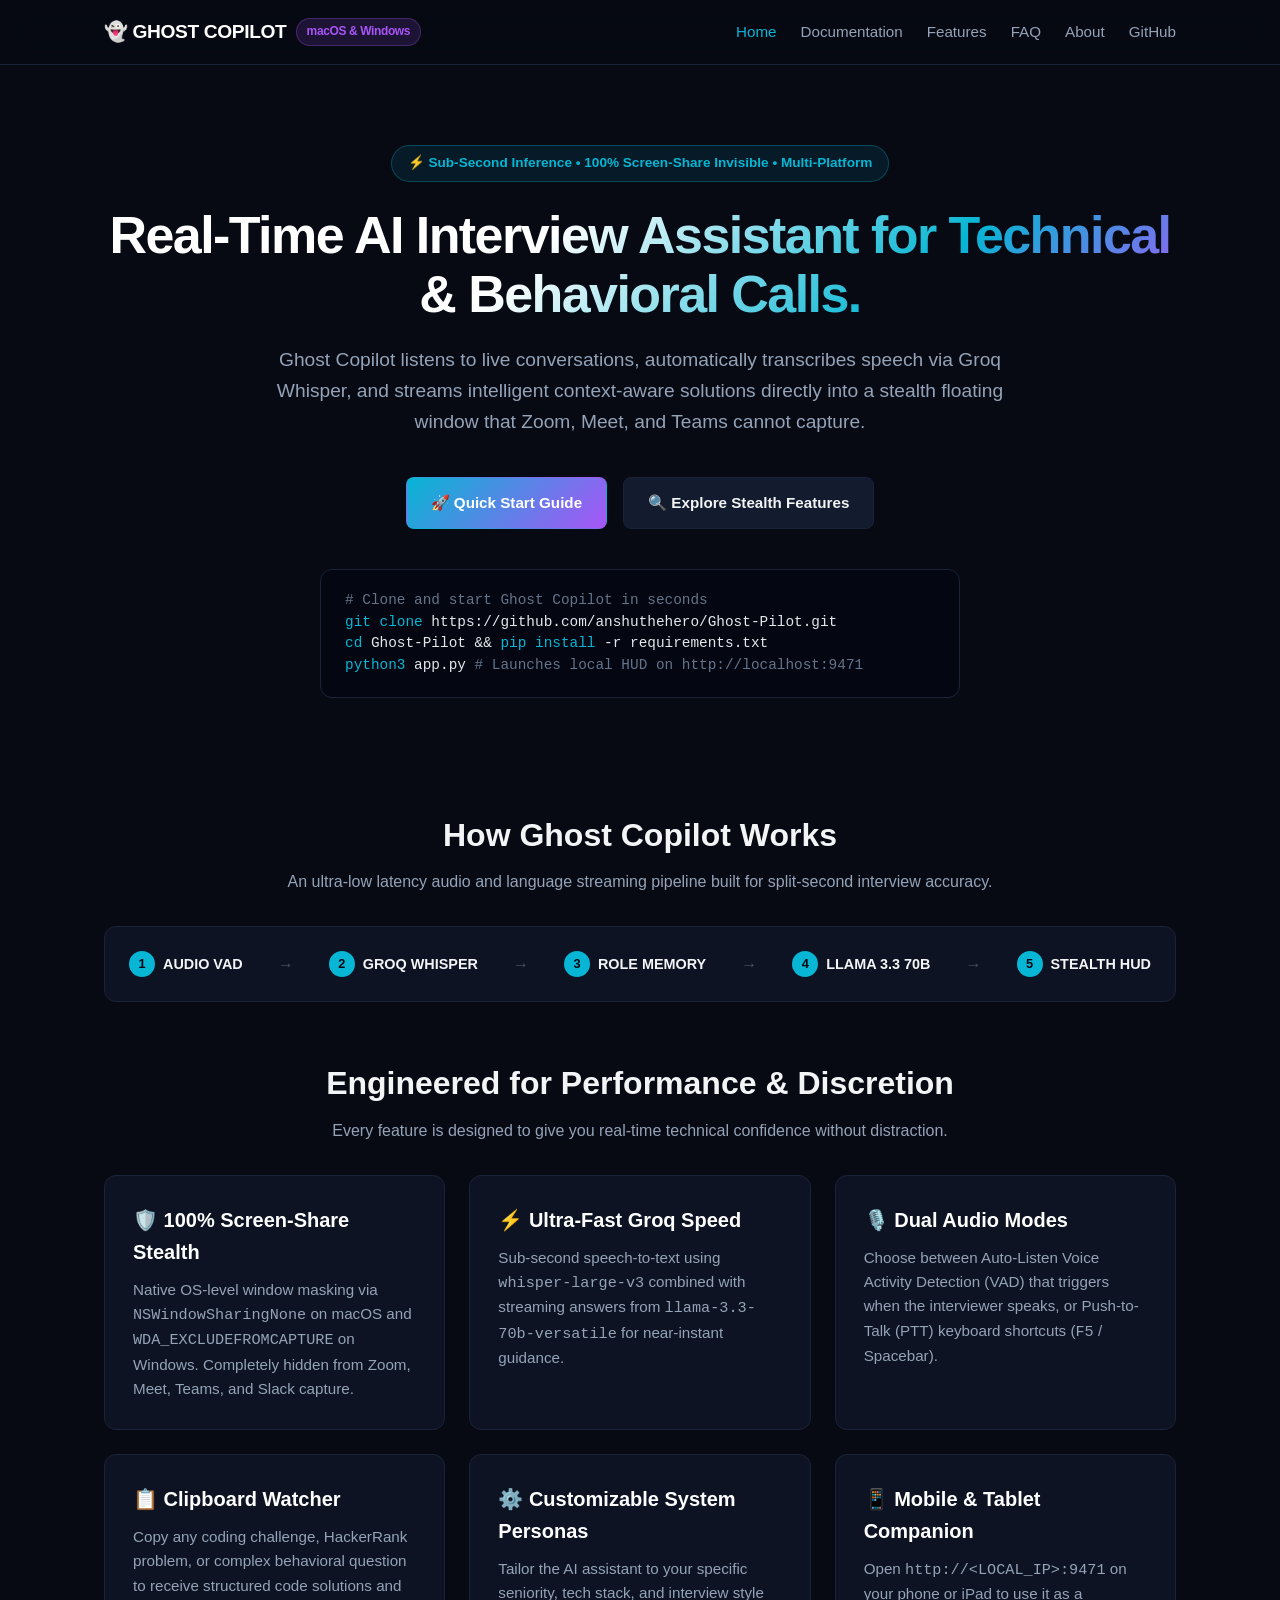
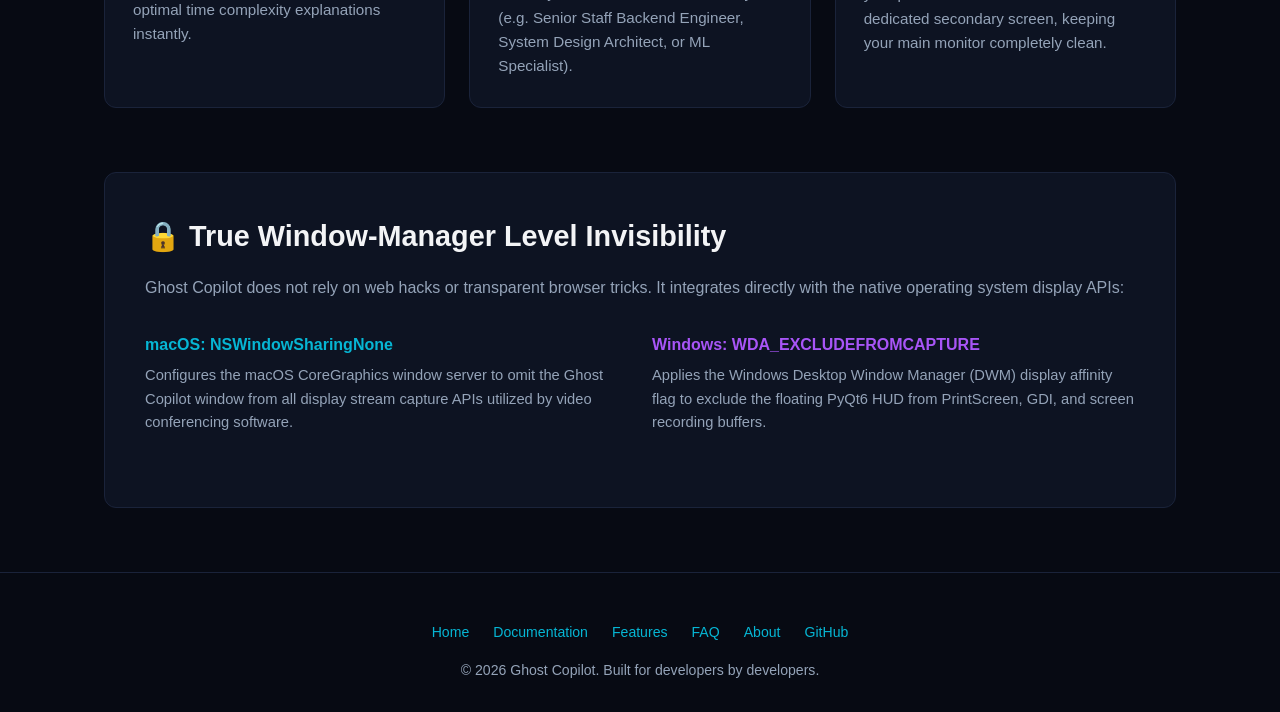
<file: docs/index.html>
<!DOCTYPE html>
<html lang="en">
<head>
  <meta charset="UTF-8" />
  <meta name="viewport" content="width=device-width, initial-scale=1.0" />
  <title>Ghost Copilot — Real-Time AI Interview Assistant (macOS & Windows)</title>
  
  <meta name="title" content="Ghost Copilot — Real-Time AI Interview Assistant (macOS & Windows)" />
  <meta name="description" content="Ultra-low latency AI interview copilot. Transcribes live conversations via Groq Whisper, generates instant streaming answers, and floats an invisible HUD hidden from Zoom, Google Meet, and Teams screen sharing." />
  <meta name="keywords" content="AI interview assistant, ghost copilot, interview copilot, real-time speech to text, groq whisper, screen share invisible, stealth AI assistant, leetcode copilot, coding interview assistant" />
  <meta name="robots" content="index, follow, max-snippet:-1, max-image-preview:large" />
  <meta name="theme-color" content="#070a13" />
  <link rel="canonical" href="https://anshuthehero.github.io/Ghost-Pilot/" />

  <!-- Open Graph / Facebook -->
  <meta property="og:type" content="website" />
  <meta property="og:url" content="https://anshuthehero.github.io/Ghost-Pilot/" />
  <meta property="og:title" content="Ghost Copilot — Real-Time AI Interview Assistant (macOS & Windows)" />
  <meta property="og:description" content="Real-time speech transcription, context-aware streaming interview answers, and stealth screen-share protection." />
  <meta property="og:image" content="https://anshuthehero.github.io/Ghost-Pilot/assets/social-preview.png" />

  <!-- Twitter / X -->
  <meta property="twitter:card" content="summary_large_image" />
  <meta property="twitter:url" content="https://anshuthehero.github.io/Ghost-Pilot/" />
  <meta property="twitter:title" content="Ghost Copilot — Real-Time AI Interview Assistant" />
  <meta property="twitter:description" content="Sub-second speech-to-text, streaming interview answers, and 100% screen-share invisible floating HUD." />

  <!-- Schema.org SoftwareApplication Structured Data -->
  <script type="application/ld+json">
  {
    "@context": "https://schema.org",
    "@type": "SoftwareApplication",
    "name": "Ghost Copilot",
    "headline": "Real-Time AI Interview Assistant for macOS and Windows",
    "applicationCategory": "ProductivityApplication",
    "operatingSystem": "macOS, Windows, Linux",
    "description": "Ultra-low latency AI copilot designed to transcribe live interview audio via Groq Whisper and stream intelligent contextual responses in an invisible floating window.",
    "offers": {
      "@type": "Offer",
      "price": "0",
      "priceCurrency": "USD"
    }
  }
  </script>

  <link rel="stylesheet" href="style.css" />
</head>
<body>

  <!-- Navigation -->
  <nav class="navbar">
    <div class="container nav-inner">
      <a href="index.html" class="brand">
        <span>👻 GHOST COPILOT</span>
        <span class="brand-badge">macOS & Windows</span>
      </a>
      <ul class="nav-links">
        <li><a href="index.html" class="active">Home</a></li>
        <li><a href="docs.html">Documentation</a></li>
        <li><a href="features.html">Features</a></li>
        <li><a href="faq.html">FAQ</a></li>
        <li><a href="about.html">About</a></li>
        <li><a href="https://github.com/anshuthehero/Ghost-Pilot" target="_blank">GitHub</a></li>
      </ul>
    </div>
  </nav>

  <!-- Hero Section -->
  <header class="hero">
    <div class="container">
      <div class="badge">⚡ Sub-Second Inference • 100% Screen-Share Invisible • Multi-Platform</div>
      <h1>Real-Time AI Interview Assistant for Technical & Behavioral Calls.</h1>
      <p class="lead">
        Ghost Copilot listens to live conversations, automatically transcribes speech via Groq Whisper, and streams intelligent context-aware solutions directly into a stealth floating window that Zoom, Meet, and Teams cannot capture.
      </p>
      <div class="hero-cta">
        <a href="docs.html#quickstart" class="btn btn-primary">🚀 Quick Start Guide</a>
        <a href="features.html" class="btn btn-secondary">🔍 Explore Stealth Features</a>
      </div>

      <!-- Quick Run Command -->
      <div class="terminal" style="max-width: 640px; margin: 0 auto; text-align: left;">
        <pre><span class="dim"># Clone and start Ghost Copilot in seconds</span>
<span class="cmd">git clone</span> https://github.com/anshuthehero/Ghost-Pilot.git
<span class="cmd">cd</span> Ghost-Pilot && <span class="cmd">pip install</span> -r requirements.txt
<span class="cmd">python3</span> app.py <span class="dim"># Launches local HUD on http://localhost:9471</span></pre>
      </div>
    </div>
  </header>

  <main class="container">
    <!-- Five Stage Pipeline -->
    <section style="margin: 3.5rem 0;">
      <h2 style="text-align: center; font-size: 2rem; margin-bottom: 0.5rem;">How Ghost Copilot Works</h2>
      <p style="text-align: center; color: var(--text-muted); margin-bottom: 2rem;">
        An ultra-low latency audio and language streaming pipeline built for split-second interview accuracy.
      </p>
      
      <div class="workflow-steps">
        <div class="step"><span class="step-num">1</span> <span>AUDIO VAD</span></div>
        <span class="step-arrow">→</span>
        <div class="step"><span class="step-num">2</span> <span>GROQ WHISPER</span></div>
        <span class="step-arrow">→</span>
        <div class="step"><span class="step-num">3</span> <span>ROLE MEMORY</span></div>
        <span class="step-arrow">→</span>
        <div class="step"><span class="step-num">4</span> <span>LLAMA 3.3 70B</span></div>
        <span class="step-arrow">→</span>
        <div class="step"><span class="step-num">5</span> <span>STEALTH HUD</span></div>
      </div>
    </section>

    <!-- Core Features Grid -->
    <section style="margin: 3.5rem 0;">
      <h2 style="text-align: center; font-size: 2rem; margin-bottom: 0.5rem;">Engineered for Performance & Discretion</h2>
      <p style="text-align: center; color: var(--text-muted); margin-bottom: 2rem;">
        Every feature is designed to give you real-time technical confidence without distraction.
      </p>

      <div class="grid-3">
        <div class="card">
          <h3>🛡️ 100% Screen-Share Stealth</h3>
          <p>Native OS-level window masking via <code>NSWindowSharingNone</code> on macOS and <code>WDA_EXCLUDEFROMCAPTURE</code> on Windows. Completely hidden from Zoom, Meet, Teams, and Slack capture.</p>
        </div>
        <div class="card">
          <h3>⚡ Ultra-Fast Groq Speed</h3>
          <p>Sub-second speech-to-text using <code>whisper-large-v3</code> combined with streaming answers from <code>llama-3.3-70b-versatile</code> for near-instant guidance.</p>
        </div>
        <div class="card">
          <h3>🎙️ Dual Audio Modes</h3>
          <p>Choose between Auto-Listen Voice Activity Detection (VAD) that triggers when the interviewer speaks, or Push-to-Talk (PTT) keyboard shortcuts (<code>F5</code> / Spacebar).</p>
        </div>
        <div class="card">
          <h3>📋 Clipboard Watcher</h3>
          <p>Copy any coding challenge, HackerRank problem, or complex behavioral question to receive structured code solutions and optimal time complexity explanations instantly.</p>
        </div>
        <div class="card">
          <h3>⚙️ Customizable System Personas</h3>
          <p>Tailor the AI assistant to your specific seniority, tech stack, and interview style (e.g. Senior Staff Backend Engineer, System Design Architect, or ML Specialist).</p>
        </div>
        <div class="card">
          <h3>📱 Mobile & Tablet Companion</h3>
          <p>Open <code>http://&lt;LOCAL_IP&gt;:9471</code> on your phone or iPad to use it as a dedicated secondary screen, keeping your main monitor completely clean.</p>
        </div>
      </div>
    </section>

    <!-- Stealth Window Explanation Section -->
    <section style="margin: 4rem 0; padding: 2.5rem; background: var(--card-bg); border: 1px solid var(--card-border); border-radius: var(--radius);">
      <h2 style="font-size: 1.8rem; margin-bottom: 1rem;">🔒 True Window-Manager Level Invisibility</h2>
      <p style="color: var(--text-muted); margin-bottom: 1.5rem;">
        Ghost Copilot does not rely on web hacks or transparent browser tricks. It integrates directly with the native operating system display APIs:
      </p>
      <div class="grid-2">
        <div>
          <h4 style="color: var(--accent); margin-bottom: 0.4rem;">macOS: NSWindowSharingNone</h4>
          <p style="font-size: 0.92rem; color: var(--text-muted);">Configures the macOS CoreGraphics window server to omit the Ghost Copilot window from all display stream capture APIs utilized by video conferencing software.</p>
        </div>
        <div>
          <h4 style="color: var(--purple); margin-bottom: 0.4rem;">Windows: WDA_EXCLUDEFROMCAPTURE</h4>
          <p style="font-size: 0.92rem; color: var(--text-muted);">Applies the Windows Desktop Window Manager (DWM) display affinity flag to exclude the floating PyQt6 HUD from PrintScreen, GDI, and screen recording buffers.</p>
        </div>
      </div>
    </section>
  </main>

  <!-- Footer -->
  <footer>
    <div class="container">
      <div class="footer-links">
        <a href="index.html">Home</a>
        <a href="docs.html">Documentation</a>
        <a href="features.html">Features</a>
        <a href="faq.html">FAQ</a>
        <a href="about.html">About</a>
        <a href="https://github.com/anshuthehero/Ghost-Pilot" target="_blank">GitHub</a>
      </div>
      <p>&copy; 2026 Ghost Copilot. Built for developers by developers.</p>
    </div>
  </footer>

</body>
</html>
</file>
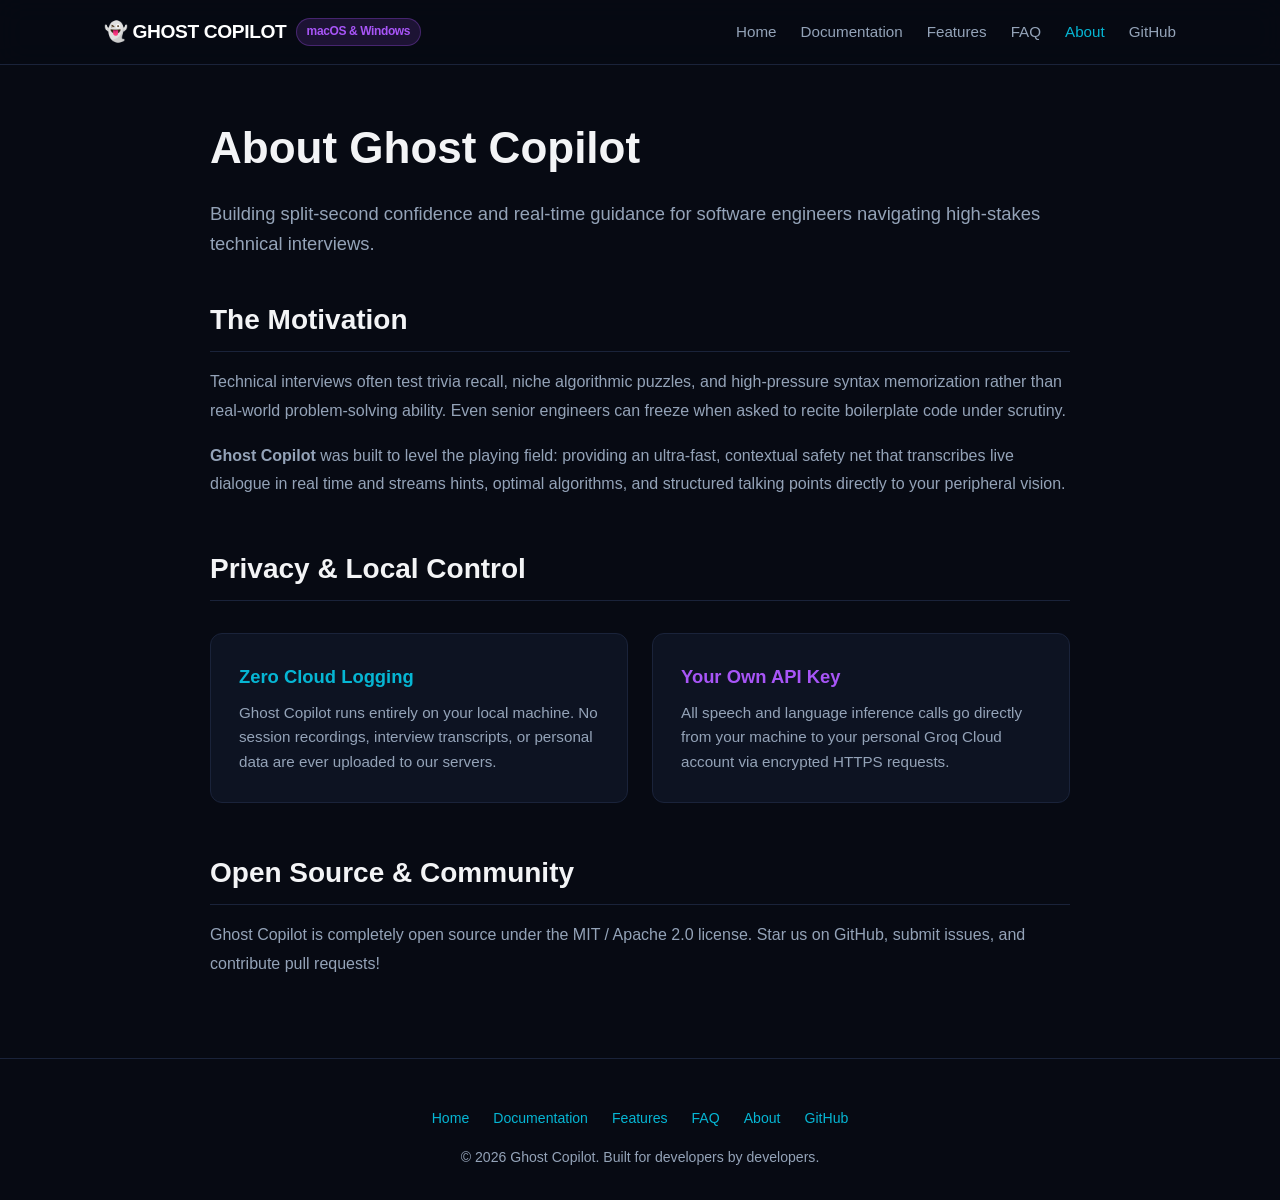
<file: docs/about.html>
<!DOCTYPE html>
<html lang="en">
<head>
  <meta charset="UTF-8" />
  <meta name="viewport" content="width=device-width, initial-scale=1.0" />
  <title>About — Ghost Copilot</title>
  
  <meta name="title" content="About — Ghost Copilot" />
  <meta name="description" content="Learn about the mission, engineering philosophy, and privacy-first architecture behind Ghost Copilot." />
  <meta name="keywords" content="about ghost copilot, AI interview assistant mission, open source interview copilot" />
  <meta name="robots" content="index, follow" />
  <meta name="theme-color" content="#070a13" />
  <link rel="canonical" href="https://anshuthehero.github.io/Ghost-Pilot/about.html" />

  <meta property="og:type" content="article" />
  <meta property="og:url" content="https://anshuthehero.github.io/Ghost-Pilot/about.html" />
  <meta property="og:title" content="About — Ghost Copilot" />
  <meta property="og:description" content="Why we built an invisible, real-time AI copilot for modern technical interviews." />

  <link rel="stylesheet" href="style.css" />
</head>
<body>

  <!-- Navigation -->
  <nav class="navbar">
    <div class="container nav-inner">
      <a href="index.html" class="brand">
        <span>👻 GHOST COPILOT</span>
        <span class="brand-badge">macOS & Windows</span>
      </a>
      <ul class="nav-links">
        <li><a href="index.html">Home</a></li>
        <li><a href="docs.html">Documentation</a></li>
        <li><a href="features.html">Features</a></li>
        <li><a href="faq.html">FAQ</a></li>
        <li><a href="about.html" class="active">About</a></li>
        <li><a href="https://github.com/anshuthehero/Ghost-Pilot" target="_blank">GitHub</a></li>
      </ul>
    </div>
  </nav>

  <main class="container" style="margin-top: 3rem; margin-bottom: 5rem;">
    <div style="max-width: 860px; margin: 0 auto;">
      <h1 style="font-size: 2.75rem; margin-bottom: 1rem;">About Ghost Copilot</h1>
      <p style="font-size: 1.15rem; color: var(--text-muted); margin-bottom: 2.5rem;">
        Building split-second confidence and real-time guidance for software engineers navigating high-stakes technical interviews.
      </p>

      <section style="margin-bottom: 3rem;">
        <h2 style="font-size: 1.75rem; border-bottom: 1px solid var(--card-border); padding-bottom: 0.5rem; margin-bottom: 1rem;">The Motivation</h2>
        <p style="color: var(--text-muted); line-height: 1.8; margin-bottom: 1rem;">
          Technical interviews often test trivia recall, niche algorithmic puzzles, and high-pressure syntax memorization rather than real-world problem-solving ability. Even senior engineers can freeze when asked to recite boilerplate code under scrutiny.
        </p>
        <p style="color: var(--text-muted); line-height: 1.8;">
          <strong>Ghost Copilot</strong> was built to level the playing field: providing an ultra-fast, contextual safety net that transcribes live dialogue in real time and streams hints, optimal algorithms, and structured talking points directly to your peripheral vision.
        </p>
      </section>

      <section style="margin-bottom: 3rem;">
        <h2 style="font-size: 1.75rem; border-bottom: 1px solid var(--card-border); padding-bottom: 0.5rem; margin-bottom: 1rem;">Privacy & Local Control</h2>
        <div class="grid-2">
          <div class="card">
            <h3 style="color: var(--accent); font-size: 1.15rem;">Zero Cloud Logging</h3>
            <p>Ghost Copilot runs entirely on your local machine. No session recordings, interview transcripts, or personal data are ever uploaded to our servers.</p>
          </div>
          <div class="card">
            <h3 style="color: var(--purple); font-size: 1.15rem;">Your Own API Key</h3>
            <p>All speech and language inference calls go directly from your machine to your personal Groq Cloud account via encrypted HTTPS requests.</p>
          </div>
        </div>
      </section>

      <section>
        <h2 style="font-size: 1.75rem; border-bottom: 1px solid var(--card-border); padding-bottom: 0.5rem; margin-bottom: 1rem;">Open Source & Community</h2>
        <p style="color: var(--text-muted); line-height: 1.8;">
          Ghost Copilot is completely open source under the MIT / Apache 2.0 license. Star us on GitHub, submit issues, and contribute pull requests!
        </p>
      </section>
    </div>
  </main>

  <!-- Footer -->
  <footer>
    <div class="container">
      <div class="footer-links">
        <a href="index.html">Home</a>
        <a href="docs.html">Documentation</a>
        <a href="features.html">Features</a>
        <a href="faq.html">FAQ</a>
        <a href="about.html">About</a>
        <a href="https://github.com/anshuthehero/Ghost-Pilot" target="_blank">GitHub</a>
      </div>
      <p>&copy; 2026 Ghost Copilot. Built for developers by developers.</p>
    </div>
  </footer>

</body>
</html>
</file>
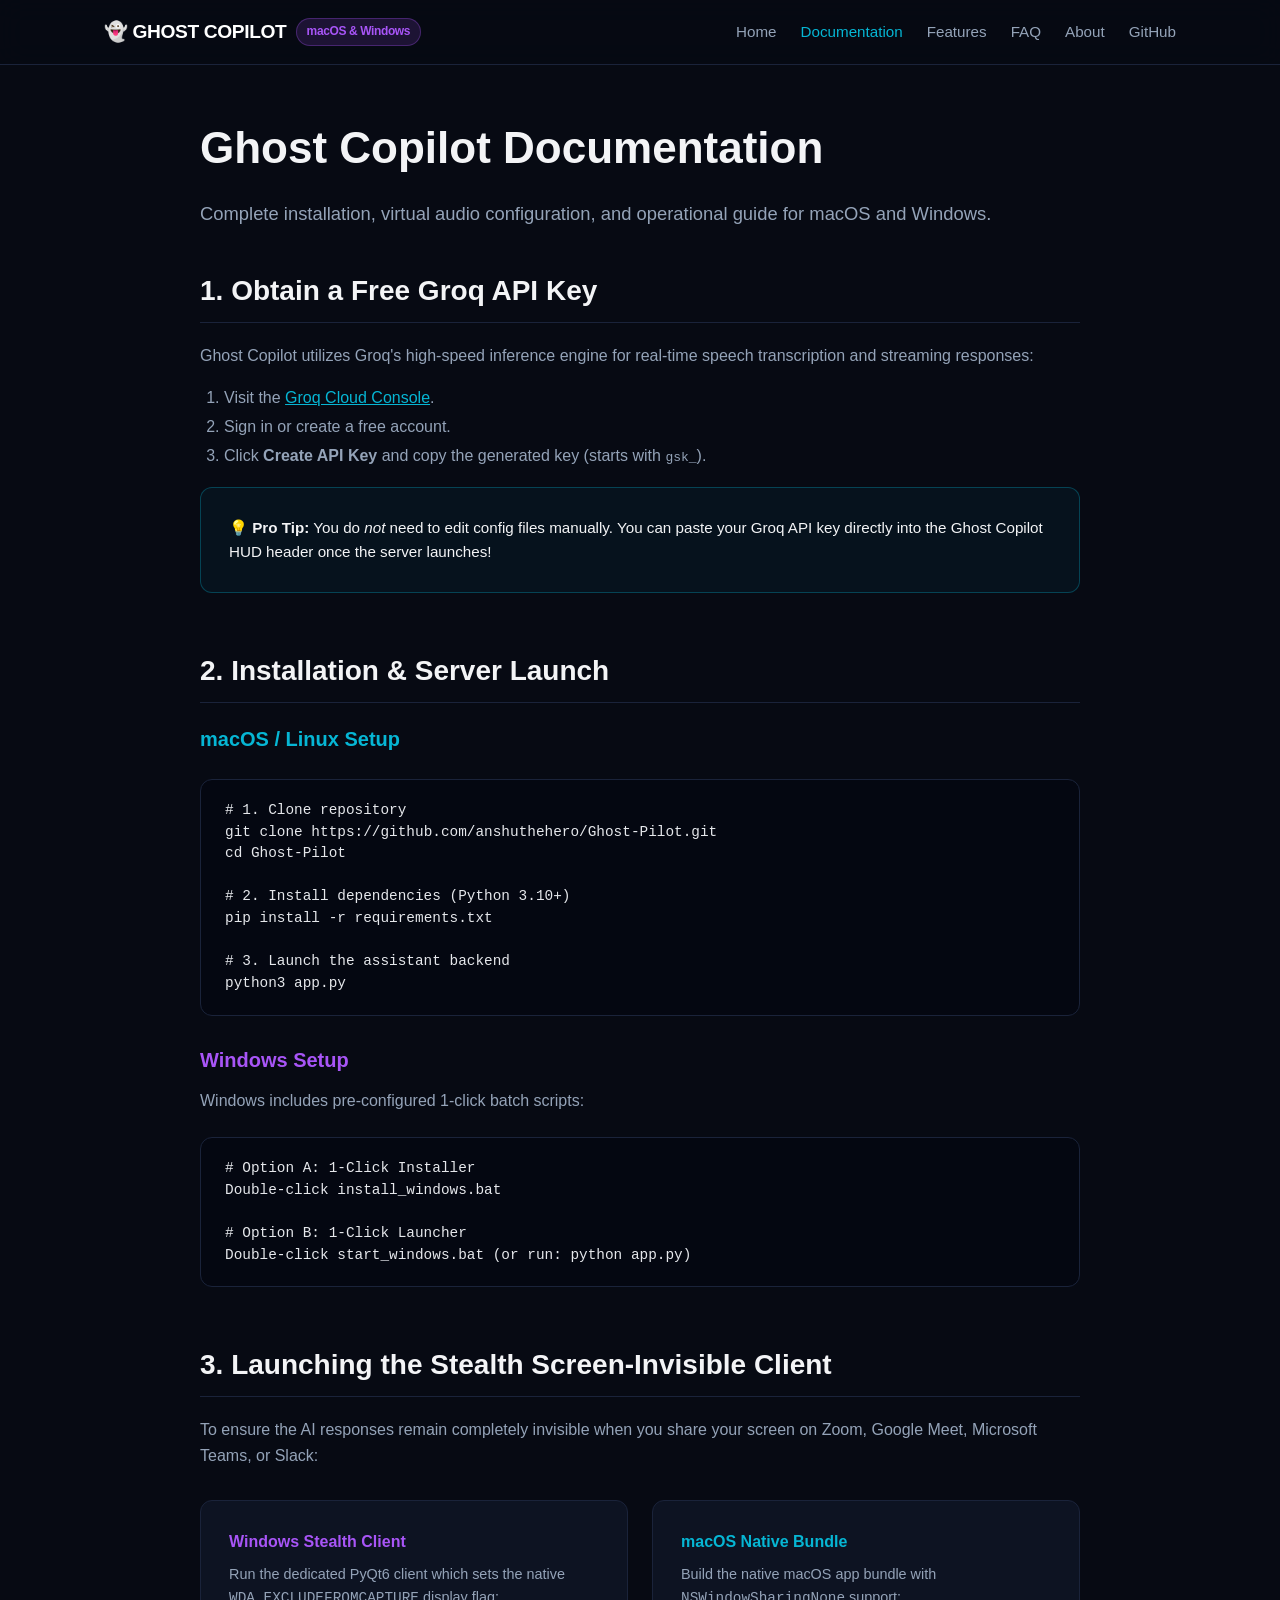
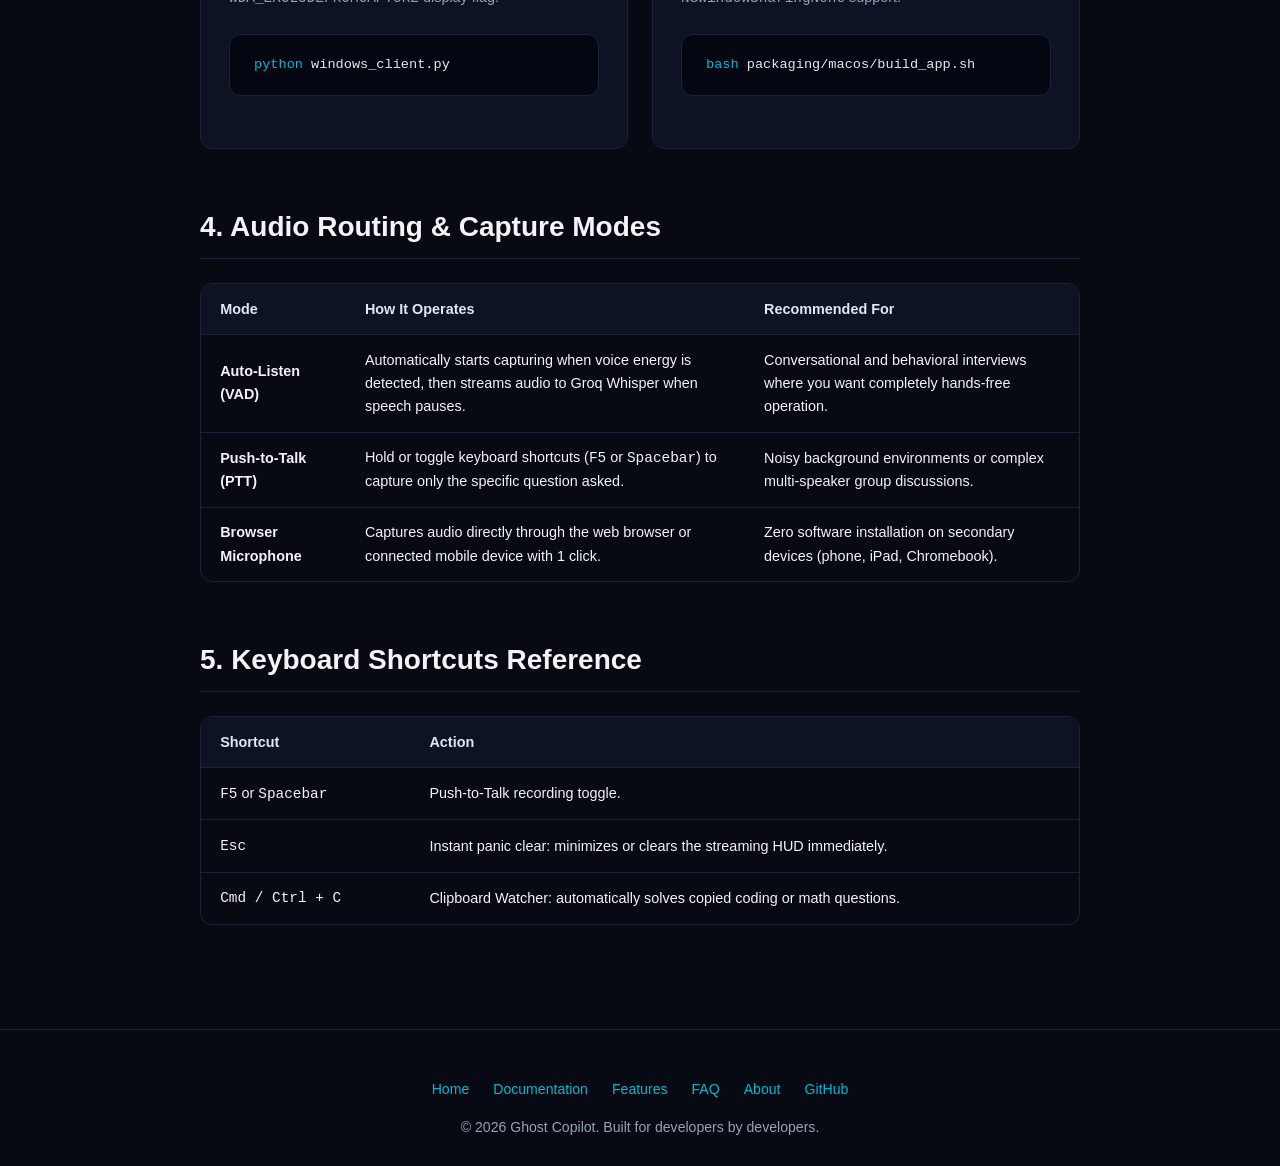
<file: docs/docs.html>
<!DOCTYPE html>
<html lang="en">
<head>
  <meta charset="UTF-8" />
  <meta name="viewport" content="width=device-width, initial-scale=1.0" />
  <title>Documentation & Setup Guide — Ghost Copilot</title>
  
  <meta name="title" content="Documentation & Setup Guide — Ghost Copilot" />
  <meta name="description" content="Step-by-step setup instructions for Ghost Copilot on macOS and Windows: virtual audio loopback, Groq API key setup, stealth client launch, and role customization." />
  <meta name="keywords" content="Ghost Copilot setup, Groq API key, audio loopback BlackHole, WDA_EXCLUDEFROMCAPTURE, AI interview assistant installation, interview assistant documentation" />
  <meta name="robots" content="index, follow" />
  <meta name="theme-color" content="#070a13" />
  <link rel="canonical" href="https://anshuthehero.github.io/Ghost-Pilot/docs.html" />

  <meta property="og:type" content="article" />
  <meta property="og:url" content="https://anshuthehero.github.io/Ghost-Pilot/docs.html" />
  <meta property="og:title" content="Documentation & Setup Guide — Ghost Copilot" />
  <meta property="og:description" content="Complete guide to configuring Ghost Copilot on macOS and Windows." />

  <link rel="stylesheet" href="style.css" />
</head>
<body>

  <!-- Navigation -->
  <nav class="navbar">
    <div class="container nav-inner">
      <a href="index.html" class="brand">
        <span>👻 GHOST COPILOT</span>
        <span class="brand-badge">macOS & Windows</span>
      </a>
      <ul class="nav-links">
        <li><a href="index.html">Home</a></li>
        <li><a href="docs.html" class="active">Documentation</a></li>
        <li><a href="features.html">Features</a></li>
        <li><a href="faq.html">FAQ</a></li>
        <li><a href="about.html">About</a></li>
        <li><a href="https://github.com/anshuthehero/Ghost-Pilot" target="_blank">GitHub</a></li>
      </ul>
    </div>
  </nav>

  <main class="container" style="margin-top: 3rem; margin-bottom: 5rem;">
    <div style="max-width: 880px; margin: 0 auto;">
      <h1 style="font-size: 2.75rem; margin-bottom: 1rem;">Ghost Copilot Documentation</h1>
      <p style="font-size: 1.15rem; color: var(--text-muted); margin-bottom: 2.5rem;">
        Complete installation, virtual audio configuration, and operational guide for macOS and Windows.
      </p>

      <!-- Step 1: Groq Key -->
      <section id="quickstart" style="margin-bottom: 3.5rem;">
        <h2 style="font-size: 1.75rem; border-bottom: 1px solid var(--card-border); padding-bottom: 0.5rem; margin-bottom: 1.25rem;">1. Obtain a Free Groq API Key</h2>
        <p style="color: var(--text-muted); margin-bottom: 1rem;">
          Ghost Copilot utilizes Groq's high-speed inference engine for real-time speech transcription and streaming responses:
        </p>
        <ol style="color: var(--text-muted); margin-left: 1.5rem; line-height: 1.8; margin-bottom: 1rem;">
          <li>Visit the <a href="https://console.groq.com/keys" target="_blank" style="color: var(--accent);">Groq Cloud Console</a>.</li>
          <li>Sign in or create a free account.</li>
          <li>Click <strong>Create API Key</strong> and copy the generated key (starts with <code>gsk_</code>).</li>
        </ol>
        <div class="card" style="background: rgba(6, 182, 212, 0.05); border-color: rgba(6, 182, 212, 0.3);">
          <p style="color: var(--text); font-size: 0.95rem;">
            💡 <strong>Pro Tip:</strong> You do <em>not</em> need to edit config files manually. You can paste your Groq API key directly into the Ghost Copilot HUD header once the server launches!
          </p>
        </div>
      </section>

      <!-- Step 2: Installation -->
      <section style="margin-bottom: 3.5rem;">
        <h2 style="font-size: 1.75rem; border-bottom: 1px solid var(--card-border); padding-bottom: 0.5rem; margin-bottom: 1.25rem;">2. Installation & Server Launch</h2>

        <h3 style="color: var(--accent); font-size: 1.25rem; margin-bottom: 0.75rem;">macOS / Linux Setup</h3>
        <div class="terminal">
          <pre><span class=\"dim\"># 1. Clone repository</span>
<span class=\"cmd\">git clone</span> https://github.com/anshuthehero/Ghost-Pilot.git
<span class=\"cmd\">cd</span> Ghost-Pilot

<span class=\"dim\"># 2. Install dependencies (Python 3.10+)</span>
<span class=\"cmd\">pip install</span> -r requirements.txt

<span class=\"dim\"># 3. Launch the assistant backend</span>
<span class=\"cmd\">python3</span> app.py</pre>
        </div>

        <h3 style="color: var(--purple); font-size: 1.25rem; margin-top: 1.75rem; margin-bottom: 0.75rem;">Windows Setup</h3>
        <p style="color: var(--text-muted); margin-bottom: 0.75rem;">
          Windows includes pre-configured 1-click batch scripts:
        </p>
        <div class="terminal">
          <pre><span class=\"dim\"># Option A: 1-Click Installer</span>
Double-click <span class=\"cmd\">install_windows.bat</span>

<span class=\"dim\"># Option B: 1-Click Launcher</span>
Double-click <span class=\"cmd\">start_windows.bat</span> (or run: <span class=\"cmd\">python</span> app.py)</pre>
        </div>
      </section>

      <!-- Step 3: Stealth Window -->
      <section style="margin-bottom: 3.5rem;">
        <h2 style="font-size: 1.75rem; border-bottom: 1px solid var(--card-border); padding-bottom: 0.5rem; margin-bottom: 1.25rem;">3. Launching the Stealth Screen-Invisible Client</h2>
        <p style="color: var(--text-muted); margin-bottom: 1rem;">
          To ensure the AI responses remain completely invisible when you share your screen on Zoom, Google Meet, Microsoft Teams, or Slack:
        </p>
        <div class="grid-2">
          <div class="card">
            <h4 style="color: var(--purple); margin-bottom: 0.5rem;">Windows Stealth Client</h4>
            <p style="font-size: 0.9rem; color: var(--text-muted); margin-bottom: 0.75rem;">
              Run the dedicated PyQt6 client which sets the native <code>WDA_EXCLUDEFROMCAPTURE</code> display flag:
            </p>
            <div class="terminal" style="font-size: 0.85rem;"><pre><span class="cmd">python</span> windows_client.py</pre></div>
          </div>
          <div class="card">
            <h4 style="color: var(--accent); margin-bottom: 0.5rem;">macOS Native Bundle</h4>
            <p style="font-size: 0.9rem; color: var(--text-muted); margin-bottom: 0.75rem;">
              Build the native macOS app bundle with <code>NSWindowSharingNone</code> support:
            </p>
            <div class="terminal" style="font-size: 0.85rem;"><pre><span class="cmd">bash</span> packaging/macos/build_app.sh</pre></div>
          </div>
        </div>
      </section>

      <!-- Step 4: Audio Routing -->
      <section style="margin-bottom: 3.5rem;">
        <h2 style="font-size: 1.75rem; border-bottom: 1px solid var(--card-border); padding-bottom: 0.5rem; margin-bottom: 1.25rem;">4. Audio Routing & Capture Modes</h2>
        <div class="table-wrap">
          <table>
            <thead>
              <tr>
                <th>Mode</th>
                <th>How It Operates</th>
                <th>Recommended For</th>
              </tr>
            </thead>
            <tbody>
              <tr>
                <td><strong>Auto-Listen (VAD)</strong></td>
                <td>Automatically starts capturing when voice energy is detected, then streams audio to Groq Whisper when speech pauses.</td>
                <td>Conversational and behavioral interviews where you want completely hands-free operation.</td>
              </tr>
              <tr>
                <td><strong>Push-to-Talk (PTT)</strong></td>
                <td>Hold or toggle keyboard shortcuts (<code>F5</code> or <code>Spacebar</code>) to capture only the specific question asked.</td>
                <td>Noisy background environments or complex multi-speaker group discussions.</td>
              </tr>
              <tr>
                <td><strong>Browser Microphone</strong></td>
                <td>Captures audio directly through the web browser or connected mobile device with 1 click.</td>
                <td>Zero software installation on secondary devices (phone, iPad, Chromebook).</td>
              </tr>
            </tbody>
          </table>
        </div>
      </section>

      <!-- Step 5: Keyboard Shortcuts -->
      <section>
        <h2 style="font-size: 1.75rem; border-bottom: 1px solid var(--card-border); padding-bottom: 0.5rem; margin-bottom: 1.25rem;">5. Keyboard Shortcuts Reference</h2>
        <div class="table-wrap">
          <table>
            <thead>
              <tr>
                <th>Shortcut</th>
                <th>Action</th>
              </tr>
            </thead>
            <tbody>
              <tr>
                <td><code>F5</code> or <code>Spacebar</code></td>
                <td>Push-to-Talk recording toggle.</td>
              </tr>
              <tr>
                <td><code>Esc</code></td>
                <td>Instant panic clear: minimizes or clears the streaming HUD immediately.</td>
              </tr>
              <tr>
                <td><code>Cmd / Ctrl + C</code></td>
                <td>Clipboard Watcher: automatically solves copied coding or math questions.</td>
              </tr>
            </tbody>
          </table>
        </div>
      </section>
    </div>
  </main>

  <!-- Footer -->
  <footer>
    <div class="container">
      <div class="footer-links">
        <a href="index.html">Home</a>
        <a href="docs.html">Documentation</a>
        <a href="features.html">Features</a>
        <a href="faq.html">FAQ</a>
        <a href="about.html">About</a>
        <a href="https://github.com/anshuthehero/Ghost-Pilot" target="_blank">GitHub</a>
      </div>
      <p>&copy; 2026 Ghost Copilot. Built for developers by developers.</p>
    </div>
  </footer>

</body>
</html>
</file>
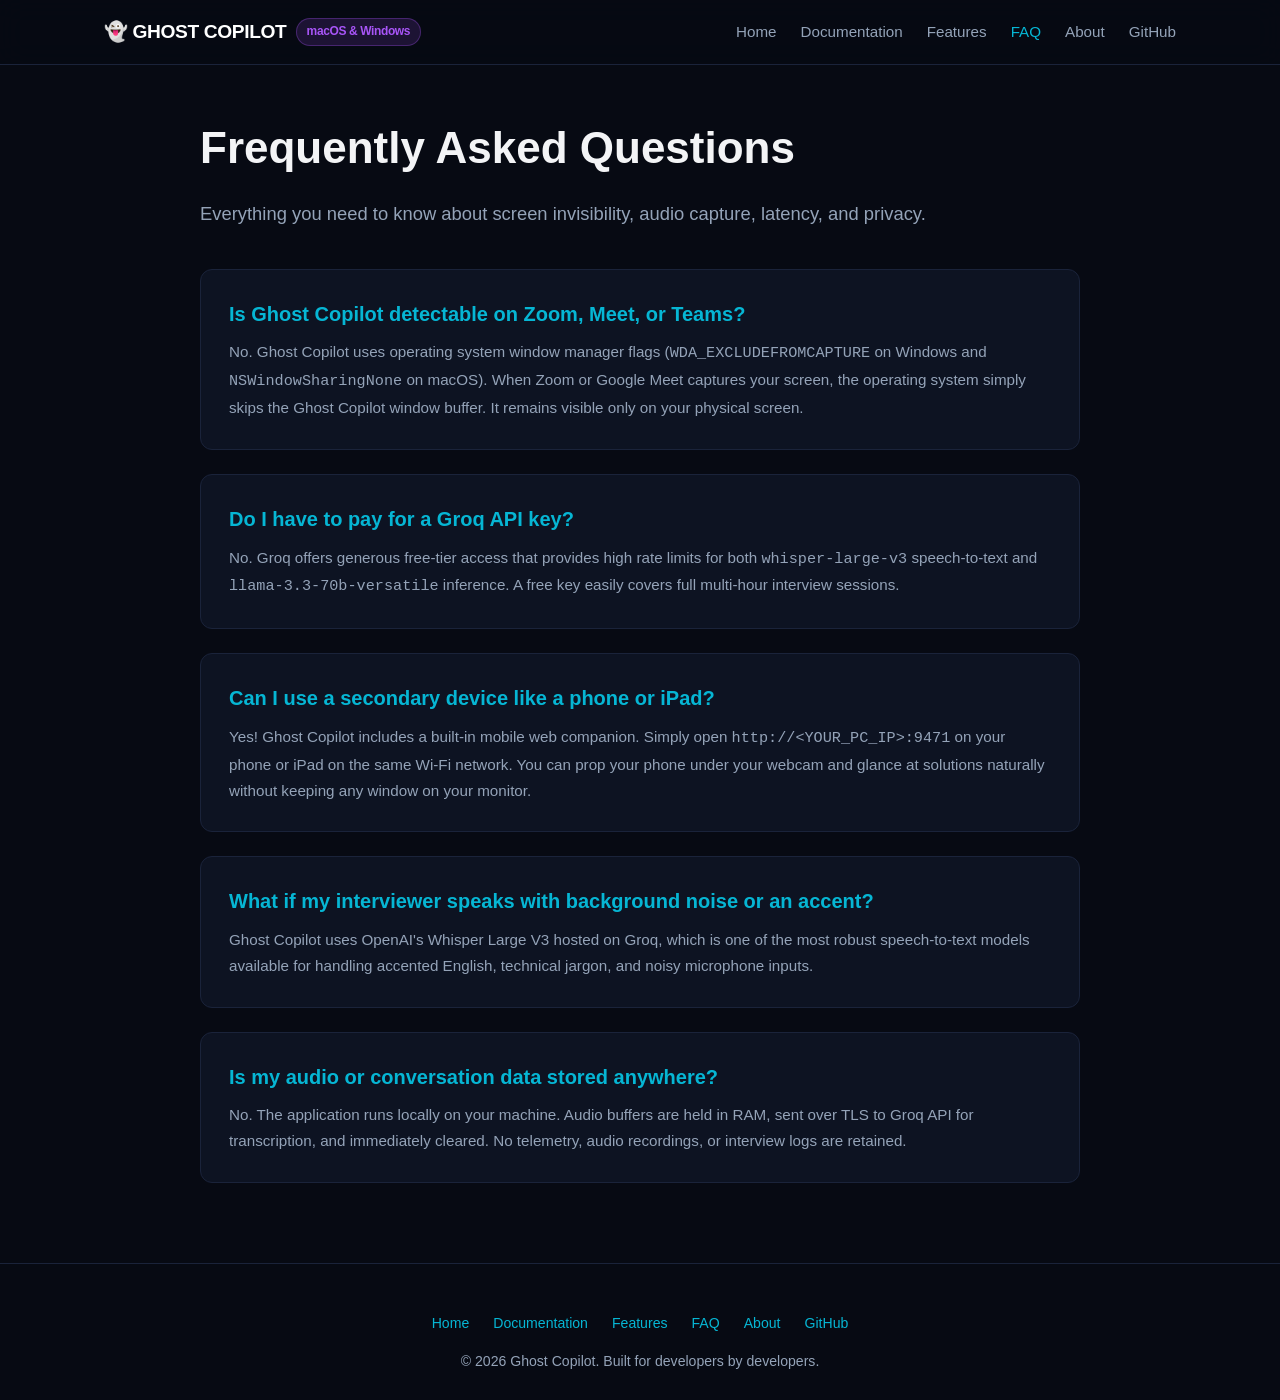
<file: docs/faq.html>
<!DOCTYPE html>
<html lang="en">
<head>
  <meta charset="UTF-8" />
  <meta name="viewport" content="width=device-width, initial-scale=1.0" />
  <title>Frequently Asked Questions — Ghost Copilot</title>
  
  <meta name="title" content="Frequently Asked Questions — Ghost Copilot" />
  <meta name="description" content="Common questions about Ghost Copilot: Zoom and Google Meet screen share detection, Groq API keys, audio loopback setup, and privacy protection." />
  <meta name="keywords" content="Ghost copilot FAQ, is ghost copilot detectable, zoom screen share invisible, interview AI assistant safety, groq free api key" />
  <meta name="robots" content="index, follow, max-snippet:-1, max-image-preview:large" />
  <meta name="theme-color" content="#070a13" />
  <link rel="canonical" href="https://anshuthehero.github.io/Ghost-Pilot/faq.html" />

  <meta property="og:type" content="article" />
  <meta property="og:url" content="https://anshuthehero.github.io/Ghost-Pilot/faq.html" />
  <meta property="og:title" content="Frequently Asked Questions — Ghost Copilot" />
  <meta property="og:description" content="Answers to common questions about screen invisibility, audio capture, and API setup." />

  <!-- Schema.org FAQPage Structured Data for Google Rich Snippets -->
  <script type="application/ld+json">
  {
    "@context": "https://schema.org",
    "@type": "FAQPage",
    "mainEntity": [
      {
        "@type": "Question",
        "name": "Is Ghost Copilot detectable when I share my screen on Zoom or Google Meet?",
        "acceptedAnswer": {
          "@type": "Answer",
          \"text\": \"No. Ghost Copilot uses native OS-level window display flags (WDA_EXCLUDEFROMCAPTURE on Windows and NSWindowSharingNone on macOS) that instruct the operating system's window manager to omit the window entirely from screen capture streams. It renders visible on your physical monitor but appears completely transparent to meeting software.\"
        }
      },
      {
        "@type": "Question",
        "name": "Do I have to pay for a Groq API key to use Ghost Copilot?",
        "acceptedAnswer": {
          "@type": "Answer",
          \"text\": \"No. Groq provides generous free tier API credits that include thousands of requests per day for Whisper Large V3 transcription and Llama 3.3 70B inference, which is more than enough for dozens of complete mock and live interviews.\"
        }
      },
      {
        "@type": "Question",
        "name": "Can I use my mobile phone or iPad as a secondary screen?",
        "acceptedAnswer": {
          "@type": "Answer",
          \"text\": \"Yes. Ghost Copilot runs a local lightweight web server. You can open 'http://<YOUR_COMPUTER_IP>:9471' from your phone, iPad, or tablet connected to the same Wi-Fi network to read answers without placing any overlay on your main computer screen.\"
        }
      },
      {
        "@type": "Question",
        "name": "Does Ghost Copilot store or record my conversation audio on any external server?",
        "acceptedAnswer": {
          "@type": "Answer",
          \"text\": \"No. Audio is processed ephemeral-only: speech chunks are sent directly to your configured Groq API account for transcription and discarded immediately after response streaming. No telemetry or conversation logs are collected.\"
        }
      }
    ]
  }
  </script>

  <link rel="stylesheet" href="style.css" />
</head>
<body>

  <!-- Navigation -->
  <nav class="navbar">
    <div class="container nav-inner">
      <a href="index.html" class="brand">
        <span>👻 GHOST COPILOT</span>
        <span class="brand-badge">macOS & Windows</span>
      </a>
      <ul class="nav-links">
        <li><a href="index.html">Home</a></li>
        <li><a href="docs.html">Documentation</a></li>
        <li><a href="features.html">Features</a></li>
        <li><a href="faq.html" class="active">FAQ</a></li>
        <li><a href="about.html">About</a></li>
        <li><a href="https://github.com/anshuthehero/Ghost-Pilot" target="_blank">GitHub</a></li>
      </ul>
    </div>
  </nav>

  <main class="container" style="margin-top: 3rem; margin-bottom: 5rem;">
    <div style="max-width: 880px; margin: 0 auto;">
      <h1 style="font-size: 2.75rem; margin-bottom: 1rem;">Frequently Asked Questions</h1>
      <p style="font-size: 1.15rem; color: var(--text-muted); margin-bottom: 2.5rem;">
        Everything you need to know about screen invisibility, audio capture, latency, and privacy.
      </p>

      <div style="display: grid; gap: 1.5rem;">
        <div class="card">
          <h3 style="color: var(--accent); font-size: 1.25rem;">Is Ghost Copilot detectable on Zoom, Meet, or Teams?</h3>
          <p style="margin-top: 0.5rem; color: var(--text-muted); font-size: 0.95rem; line-height: 1.7;">
            No. Ghost Copilot uses operating system window manager flags (<code>WDA_EXCLUDEFROMCAPTURE</code> on Windows and <code>NSWindowSharingNone</code> on macOS). When Zoom or Google Meet captures your screen, the operating system simply skips the Ghost Copilot window buffer. It remains visible only on your physical screen.
          </p>
        </div>

        <div class="card">
          <h3 style="color: var(--accent); font-size: 1.25rem;">Do I have to pay for a Groq API key?</h3>
          <p style="margin-top: 0.5rem; color: var(--text-muted); font-size: 0.95rem; line-height: 1.7;">
            No. Groq offers generous free-tier access that provides high rate limits for both <code>whisper-large-v3</code> speech-to-text and <code>llama-3.3-70b-versatile</code> inference. A free key easily covers full multi-hour interview sessions.
          </p>
        </div>

        <div class="card">
          <h3 style="color: var(--accent); font-size: 1.25rem;">Can I use a secondary device like a phone or iPad?</h3>
          <p style="margin-top: 0.5rem; color: var(--text-muted); font-size: 0.95rem; line-height: 1.7;">
            Yes! Ghost Copilot includes a built-in mobile web companion. Simply open <code>http://&lt;YOUR_PC_IP&gt;:9471</code> on your phone or iPad on the same Wi-Fi network. You can prop your phone under your webcam and glance at solutions naturally without keeping any window on your monitor.
          </p>
        </div>

        <div class="card">
          <h3 style="color: var(--accent); font-size: 1.25rem;">What if my interviewer speaks with background noise or an accent?</h3>
          <p style="margin-top: 0.5rem; color: var(--text-muted); font-size: 0.95rem; line-height: 1.7;">
            Ghost Copilot uses OpenAI's Whisper Large V3 hosted on Groq, which is one of the most robust speech-to-text models available for handling accented English, technical jargon, and noisy microphone inputs.
          </p>
        </div>

        <div class="card">
          <h3 style="color: var(--accent); font-size: 1.25rem;">Is my audio or conversation data stored anywhere?</h3>
          <p style="margin-top: 0.5rem; color: var(--text-muted); font-size: 0.95rem; line-height: 1.7;">
            No. The application runs locally on your machine. Audio buffers are held in RAM, sent over TLS to Groq API for transcription, and immediately cleared. No telemetry, audio recordings, or interview logs are retained.
          </p>
        </div>
      </div>
    </div>
  </main>

  <!-- Footer -->
  <footer>
    <div class="container">
      <div class="footer-links">
        <a href="index.html">Home</a>
        <a href="docs.html">Documentation</a>
        <a href="features.html">Features</a>
        <a href="faq.html">FAQ</a>
        <a href="about.html">About</a>
        <a href="https://github.com/anshuthehero/Ghost-Pilot" target="_blank">GitHub</a>
      </div>
      <p>&copy; 2026 Ghost Copilot. Built for developers by developers.</p>
    </div>
  </footer>

</body>
</html>
</file>
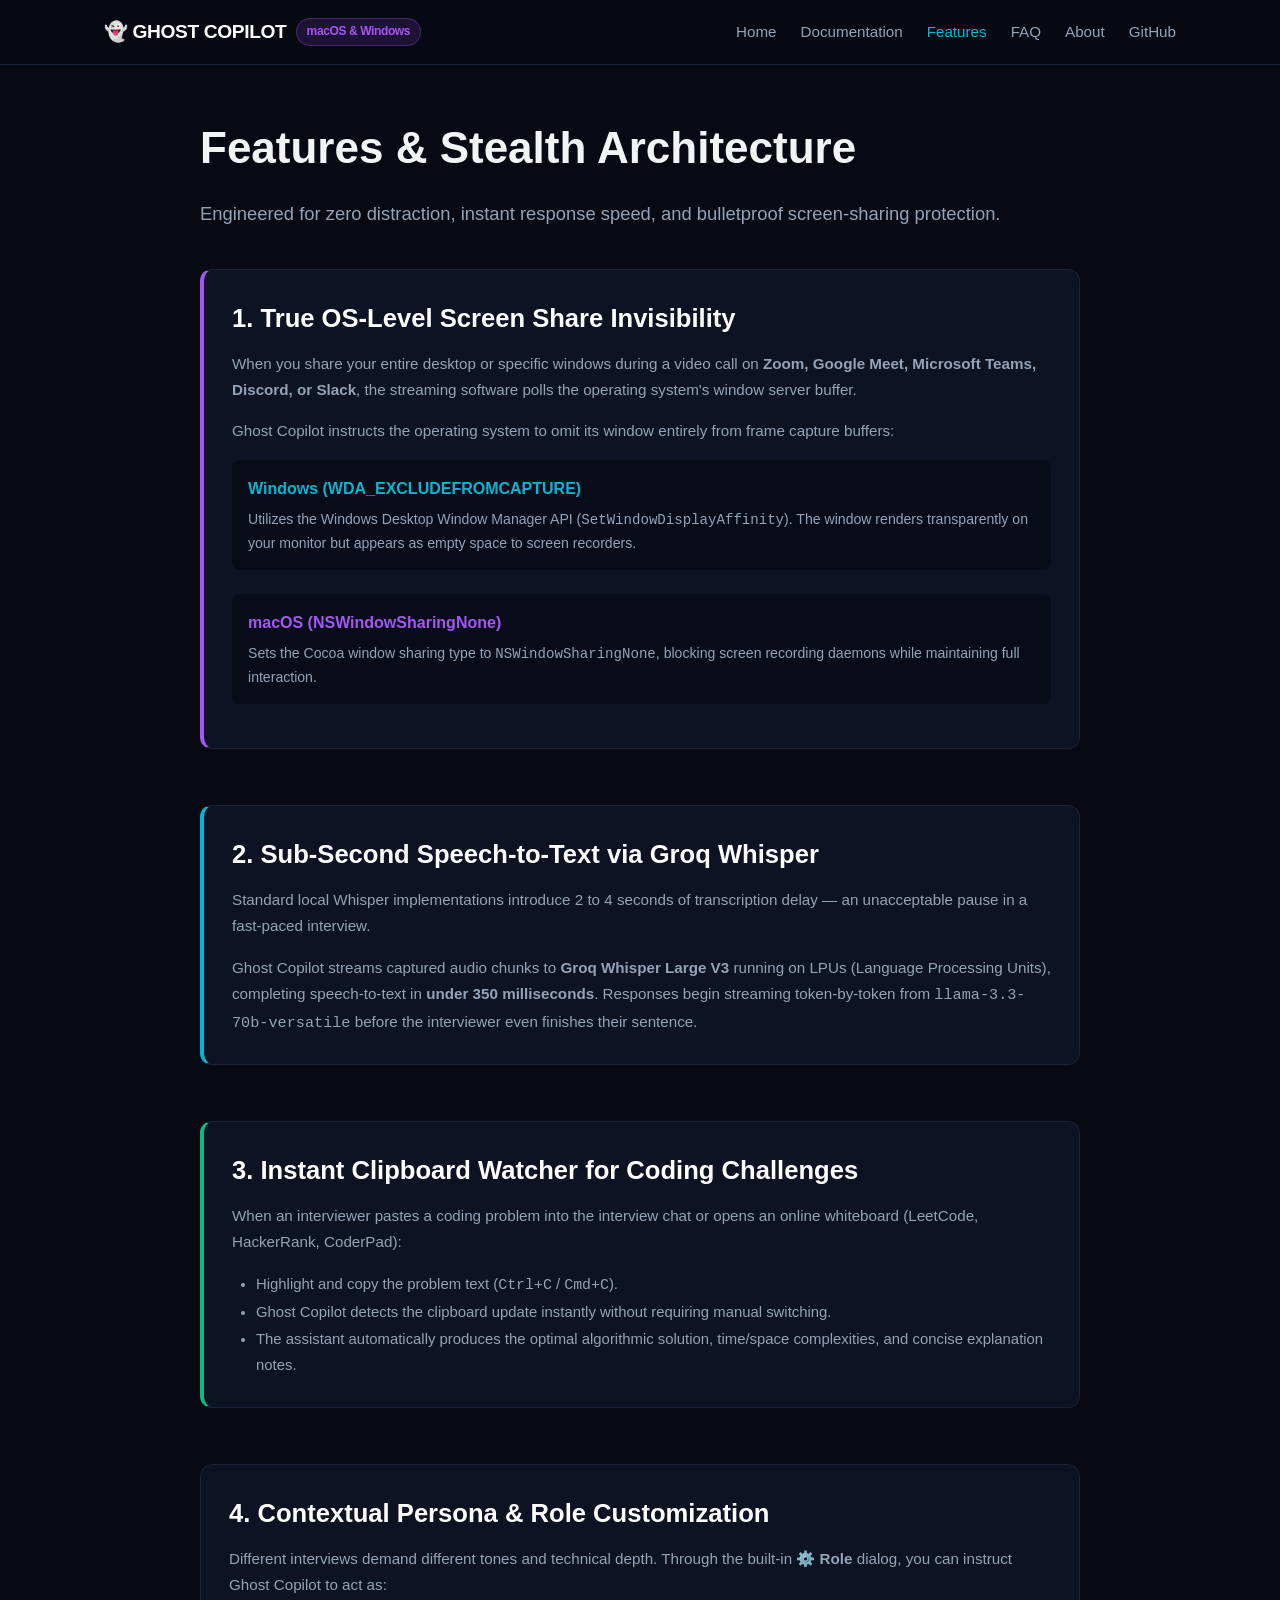
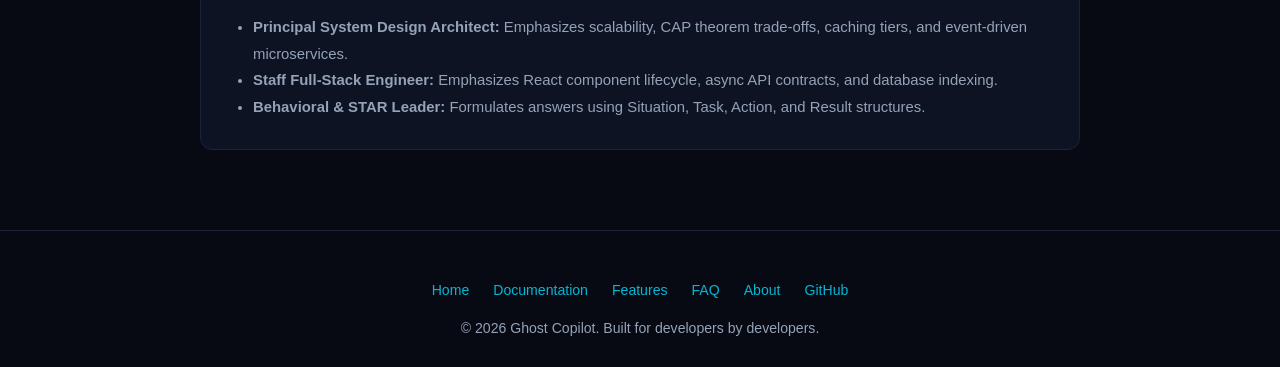
<file: docs/features.html>
<!DOCTYPE html>
<html lang="en">
<head>
  <meta charset="UTF-8" />
  <meta name="viewport" content="width=device-width, initial-scale=1.0" />
  <title>Features & Stealth Architecture — Ghost Copilot</title>
  
  <meta name="title" content="Features & Stealth Architecture — Ghost Copilot" />
  <meta name="description" content="Technical deep dive into Ghost Copilot: OS-level screen-share invisibility, sub-second Groq speech transcription, clipboard watcher, and customizable AI interview personas." />
  <meta name="keywords" content="screen share invisible AI, Groq whisper large v3, llama 3.3 70b interview, stealth HUD, leetcode auto solver, virtual audio BlackHole" />
  <meta name="robots" content="index, follow" />
  <meta name="theme-color" content="#070a13" />
  <link rel="canonical" href="https://anshuthehero.github.io/Ghost-Pilot/features.html" />

  <meta property="og:type" content="article" />
  <meta property="og:url" content="https://anshuthehero.github.io/Ghost-Pilot/features.html" />
  <meta property="og:title" content="Features & Stealth Architecture — Ghost Copilot" />
  <meta property="og:description" content="Explore the real-time AI audio pipeline and screen-share invisible display architecture." />

  <link rel="stylesheet" href="style.css" />
</head>
<body>

  <!-- Navigation -->
  <nav class="navbar">
    <div class="container nav-inner">
      <a href="index.html" class="brand">
        <span>👻 GHOST COPILOT</span>
        <span class="brand-badge">macOS & Windows</span>
      </a>
      <ul class="nav-links">
        <li><a href="index.html">Home</a></li>
        <li><a href="docs.html">Documentation</a></li>
        <li><a href="features.html" class="active">Features</a></li>
        <li><a href="faq.html">FAQ</a></li>
        <li><a href="about.html">About</a></li>
        <li><a href="https://github.com/anshuthehero/Ghost-Pilot" target="_blank">GitHub</a></li>
      </ul>
    </div>
  </nav>

  <main class="container" style="margin-top: 3rem; margin-bottom: 5rem;">
    <div style="max-width: 880px; margin: 0 auto;">
      <h1 style="font-size: 2.75rem; margin-bottom: 1rem;">Features & Stealth Architecture</h1>
      <p style="font-size: 1.15rem; color: var(--text-muted); margin-bottom: 2.5rem;">
        Engineered for zero distraction, instant response speed, and bulletproof screen-sharing protection.
      </p>

      <!-- Feature 1: Stealth Invisibility -->
      <section style="margin-bottom: 3.5rem;">
        <div class="card" style="border-left: 4px solid var(--purple);">
          <h2 style="color: #ffffff; font-size: 1.6rem; margin-bottom: 0.75rem;">1. True OS-Level Screen Share Invisibility</h2>
          <p style="color: var(--text-muted); font-size: 0.95rem; line-height: 1.7; margin-bottom: 1rem;">
            When you share your entire desktop or specific windows during a video call on <strong>Zoom, Google Meet, Microsoft Teams, Discord, or Slack</strong>, the streaming software polls the operating system's window server buffer.
          </p>
          <p style="color: var(--text-muted); font-size: 0.95rem; line-height: 1.7; margin-bottom: 1rem;">
            Ghost Copilot instructs the operating system to omit its window entirely from frame capture buffers:
          </p>
          <div class="grid-2" style="margin: 1rem 0;">
            <div style="background: rgba(4, 7, 17, 0.6); padding: 1rem; border-radius: 8px;">
              <h4 style="color: var(--accent); margin-bottom: 0.4rem;">Windows (WDA_EXCLUDEFROMCAPTURE)</h4>
              <p style="font-size: 0.88rem; color: var(--text-muted);">
                Utilizes the Windows Desktop Window Manager API (<code>SetWindowDisplayAffinity</code>). The window renders transparently on your monitor but appears as empty space to screen recorders.
              </p>
            </div>
            <div style="background: rgba(4, 7, 17, 0.6); padding: 1rem; border-radius: 8px;">
              <h4 style="color: var(--purple); margin-bottom: 0.4rem;">macOS (NSWindowSharingNone)</h4>
              <p style="font-size: 0.88rem; color: var(--text-muted);">
                Sets the Cocoa window sharing type to <code>NSWindowSharingNone</code>, blocking screen recording daemons while maintaining full interaction.
              </p>
            </div>
          </div>
        </div>
      </section>

      <!-- Feature 2: Sub-Second Audio Inference -->
      <section style="margin-bottom: 3.5rem;">
        <div class="card" style="border-left: 4px solid var(--accent);">
          <h2 style="color: #ffffff; font-size: 1.6rem; margin-bottom: 0.75rem;">2. Sub-Second Speech-to-Text via Groq Whisper</h2>
          <p style="color: var(--text-muted); font-size: 0.95rem; line-height: 1.7; margin-bottom: 1rem;">
            Standard local Whisper implementations introduce 2 to 4 seconds of transcription delay — an unacceptable pause in a fast-paced interview.
          </p>
          <p style="color: var(--text-muted); font-size: 0.95rem; line-height: 1.7;">
            Ghost Copilot streams captured audio chunks to <strong>Groq Whisper Large V3</strong> running on LPUs (Language Processing Units), completing speech-to-text in <strong>under 350 milliseconds</strong>. Responses begin streaming token-by-token from <code>llama-3.3-70b-versatile</code> before the interviewer even finishes their sentence.
          </p>
        </div>
      </section>

      <!-- Feature 3: Clipboard Watcher -->
      <section style="margin-bottom: 3.5rem;">
        <div class="card" style="border-left: 4px solid var(--green);">
          <h2 style="color: #ffffff; font-size: 1.6rem; margin-bottom: 0.75rem;">3. Instant Clipboard Watcher for Coding Challenges</h2>
          <p style="color: var(--text-muted); font-size: 0.95rem; line-height: 1.7; margin-bottom: 1rem;">
            When an interviewer pastes a coding problem into the interview chat or opens an online whiteboard (LeetCode, HackerRank, CoderPad):
          </p>
          <ul style="color: var(--text-muted); margin-left: 1.5rem; line-height: 1.8; font-size: 0.93rem;">
            <li>Highlight and copy the problem text (<code>Ctrl+C</code> / <code>Cmd+C</code>).</li>
            <li>Ghost Copilot detects the clipboard update instantly without requiring manual switching.</li>
            <li>The assistant automatically produces the optimal algorithmic solution, time/space complexities, and concise explanation notes.</li>
          </ul>
        </div>
      </section>

      <!-- Feature 4: Role Customization -->
      <section>
        <div class="card">
          <h2 style="color: #ffffff; font-size: 1.6rem; margin-bottom: 0.75rem;">4. Contextual Persona & Role Customization</h2>
          <p style="color: var(--text-muted); font-size: 0.95rem; line-height: 1.7; margin-bottom: 1rem;">
            Different interviews demand different tones and technical depth. Through the built-in <strong>⚙️ Role</strong> dialog, you can instruct Ghost Copilot to act as:
          </p>
          <ul style="color: var(--text-muted); margin-left: 1.5rem; line-height: 1.8; font-size: 0.93rem;">
            <li><strong>Principal System Design Architect:</strong> Emphasizes scalability, CAP theorem trade-offs, caching tiers, and event-driven microservices.</li>
            <li><strong>Staff Full-Stack Engineer:</strong> Emphasizes React component lifecycle, async API contracts, and database indexing.</li>
            <li><strong>Behavioral & STAR Leader:</strong> Formulates answers using Situation, Task, Action, and Result structures.</li>
          </ul>
        </div>
      </section>
    </div>
  </main>

  <!-- Footer -->
  <footer>
    <div class="container">
      <div class="footer-links">
        <a href="index.html">Home</a>
        <a href="docs.html">Documentation</a>
        <a href="features.html">Features</a>
        <a href="faq.html">FAQ</a>
        <a href="about.html">About</a>
        <a href="https://github.com/anshuthehero/Ghost-Pilot" target="_blank">GitHub</a>
      </div>
      <p>&copy; 2026 Ghost Copilot. Built for developers by developers.</p>
    </div>
  </footer>

</body>
</html>
</file>
<file: docs/style.css>
/* Ghost Copilot — Ultra-Lightweight Stealth Documentation CSS (Zero-JS, High-Performance) */
:root {
  --bg: #070a13;
  --card-bg: #0d1322;
  --card-border: #1a233a;
  --accent: #06b6d4;
  --accent-hover: #22d3ee;
  --purple: #a855f7;
  --purple-glow: rgba(168, 85, 247, 0.2);
  --text: #f3f4f6;
  --text-muted: #94a3b8;
  --code-bg: #040711;
  --green: #10b981;
  --red: #f43f5e;
  --yellow: #f59e0b;
  --radius: 12px;
}

* { box-sizing: border-box; margin: 0; padding: 0; }
body {
  background-color: var(--bg);
  color: var(--text);
  font-family: -apple-system, BlinkMacSystemFont, 'Segoe UI', Roboto, Oxygen, Ubuntu, Cantarell, sans-serif;
  line-height: 1.6;
  min-height: 100vh;
  display: flex;
  flex-direction: column;
}

.container {
  max-width: 1120px;
  margin: 0 auto;
  padding: 0 1.5rem;
  width: 100%;
}

/* Navbar */
nav.navbar {
  border-bottom: 1px solid var(--card-border);
  background: rgba(7, 10, 19, 0.85);
  backdrop-filter: blur(14px);
  position: sticky;
  top: 0;
  z-index: 100;
}
.nav-inner {
  display: flex;
  align-items: center;
  justify-content: space-between;
  height: 64px;
}
.brand {
  display: flex;
  align-items: center;
  gap: 0.6rem;
  font-weight: 800;
  font-size: 1.2rem;
  color: #ffffff;
  text-decoration: none;
  letter-spacing: -0.02em;
}
.brand-badge {
  background: rgba(168, 85, 247, 0.15);
  color: var(--purple);
  padding: 0.2rem 0.6rem;
  border-radius: 999px;
  font-size: 0.75rem;
  font-weight: 700;
  border: 1px solid rgba(168, 85, 247, 0.3);
}
.nav-links {
  display: flex;
  gap: 1.5rem;
  list-style: none;
}
.nav-links a {
  color: var(--text-muted);
  text-decoration: none;
  font-size: 0.95rem;
  font-weight: 500;
  transition: color 0.15s;
}
.nav-links a:hover, .nav-links a.active {
  color: var(--accent);
}

/* Hero */
.hero {
  padding: 5rem 0 3.5rem;
  text-align: center;
}
.badge {
  display: inline-flex;
  align-items: center;
  gap: 0.5rem;
  padding: 0.4rem 1rem;
  border-radius: 9999px;
  font-size: 0.85rem;
  font-weight: 600;
  background: rgba(6, 182, 212, 0.1);
  color: var(--accent);
  border: 1px solid rgba(6, 182, 212, 0.3);
  margin-bottom: 1.5rem;
}
.hero h1 {
  font-size: 3.25rem;
  font-weight: 800;
  letter-spacing: -0.03em;
  line-height: 1.15;
  margin-bottom: 1.25rem;
  background: linear-gradient(135deg, #ffffff 40%, var(--accent) 75%, var(--purple) 100%);
  -webkit-background-clip: text;
  -webkit-text-fill-color: transparent;
}
.hero p.lead {
  font-size: 1.2rem;
  color: var(--text-muted);
  max-width: 780px;
  margin: 0 auto 2.5rem;
}
.hero-cta {
  display: flex;
  justify-content: center;
  gap: 1rem;
  flex-wrap: wrap;
  margin-bottom: 2.5rem;
}

/* Buttons */
.btn {
  display: inline-flex;
  align-items: center;
  gap: 0.5rem;
  padding: 0.8rem 1.5rem;
  border-radius: 8px;
  font-weight: 600;
  font-size: 0.95rem;
  text-decoration: none;
  cursor: pointer;
  transition: all 0.2s ease;
  border: 1px solid transparent;
}
.btn-primary {
  background: linear-gradient(135deg, var(--accent), var(--purple));
  color: #ffffff;
}
.btn-primary:hover {
  box-shadow: 0 0 24px rgba(6, 182, 212, 0.45);
  transform: translateY(-1px);
}
.btn-secondary {
  background: #131b2e;
  color: var(--text);
  border-color: var(--card-border);
}
.btn-secondary:hover {
  background: #1e2942;
}

/* Cards & Grid */
.grid-3 {
  display: grid;
  grid-template-columns: repeat(auto-fit, minmax(320px, 1fr));
  gap: 1.5rem;
  margin: 2rem 0;
}
.grid-2 {
  display: grid;
  grid-template-columns: repeat(auto-fit, minmax(400px, 1fr));
  gap: 1.5rem;
  margin: 2rem 0;
}
.card {
  background: var(--card-bg);
  border: 1px solid var(--card-border);
  border-radius: var(--radius);
  padding: 1.75rem;
  transition: transform 0.2s, border-color 0.2s;
}
.card:hover {
  border-color: rgba(6, 182, 212, 0.4);
  transform: translateY(-2px);
}
.card h3 {
  font-size: 1.25rem;
  margin-bottom: 0.6rem;
  color: #ffffff;
}
.card p {
  color: var(--text-muted);
  font-size: 0.95rem;
}

/* Terminal & Code */
.terminal {
  background: var(--code-bg);
  border: 1px solid var(--card-border);
  border-radius: var(--radius);
  padding: 1.25rem 1.5rem;
  font-family: ui-monospace, SFMono-Regular, Menlo, Monaco, Consolas, monospace;
  font-size: 0.9rem;
  color: #e5e7eb;
  overflow-x: auto;
  line-height: 1.5;
  margin: 1.5rem 0;
}
.terminal pre { margin: 0; }
.terminal .cmd { color: var(--accent); }
.terminal .dim { color: #64748b; }
.terminal .purple { color: var(--purple); }
.terminal .green { color: var(--green); }

/* Workflow Steps */
.workflow-steps {
  display: flex;
  align-items: center;
  justify-content: space-between;
  flex-wrap: wrap;
  gap: 0.75rem;
  margin: 2rem 0;
  padding: 1.5rem;
  background: var(--card-bg);
  border: 1px solid var(--card-border);
  border-radius: var(--radius);
}
.step {
  display: flex;
  align-items: center;
  gap: 0.5rem;
  font-weight: 700;
  font-size: 0.9rem;
}
.step-num {
  background: var(--accent);
  color: #040711;
  width: 26px;
  height: 26px;
  display: flex;
  align-items: center;
  justify-content: center;
  border-radius: 50%;
  font-size: 0.8rem;
  font-weight: 800;
}
.step-arrow { color: #475569; font-weight: bold; }

/* Table */
.table-wrap {
  overflow-x: auto;
  margin: 1.5rem 0;
  border: 1px solid var(--card-border);
  border-radius: var(--radius);
}
table {
  width: 100%;
  border-collapse: collapse;
  text-align: left;
  font-size: 0.9rem;
}
th, td {
  padding: 0.85rem 1.2rem;
  border-bottom: 1px solid var(--card-border);
}
th {
  background: #0d1322;
  color: #e2e8f0;
  font-weight: 600;
}
tr:last-child td { border-bottom: none; }
tr:hover td { background: rgba(255, 255, 255, 0.02); }

/* Footer */
footer {
  margin-top: auto;
  border-top: 1px solid var(--card-border);
  padding: 3rem 0 2rem;
  text-align: center;
  color: var(--text-muted);
  font-size: 0.88rem;
}
footer a {
  color: var(--accent);
  text-decoration: none;
}
.footer-links {
  display: flex;
  justify-content: center;
  gap: 1.5rem;
  margin-bottom: 1rem;
}

@media (max-width: 768px) {
  .hero h1 { font-size: 2.2rem; }
  .grid-2, .grid-3 { grid-template-columns: 1fr; }
  .workflow-steps { flex-direction: column; align-items: flex-start; }
  .step-arrow { display: none; }
}
</file>
